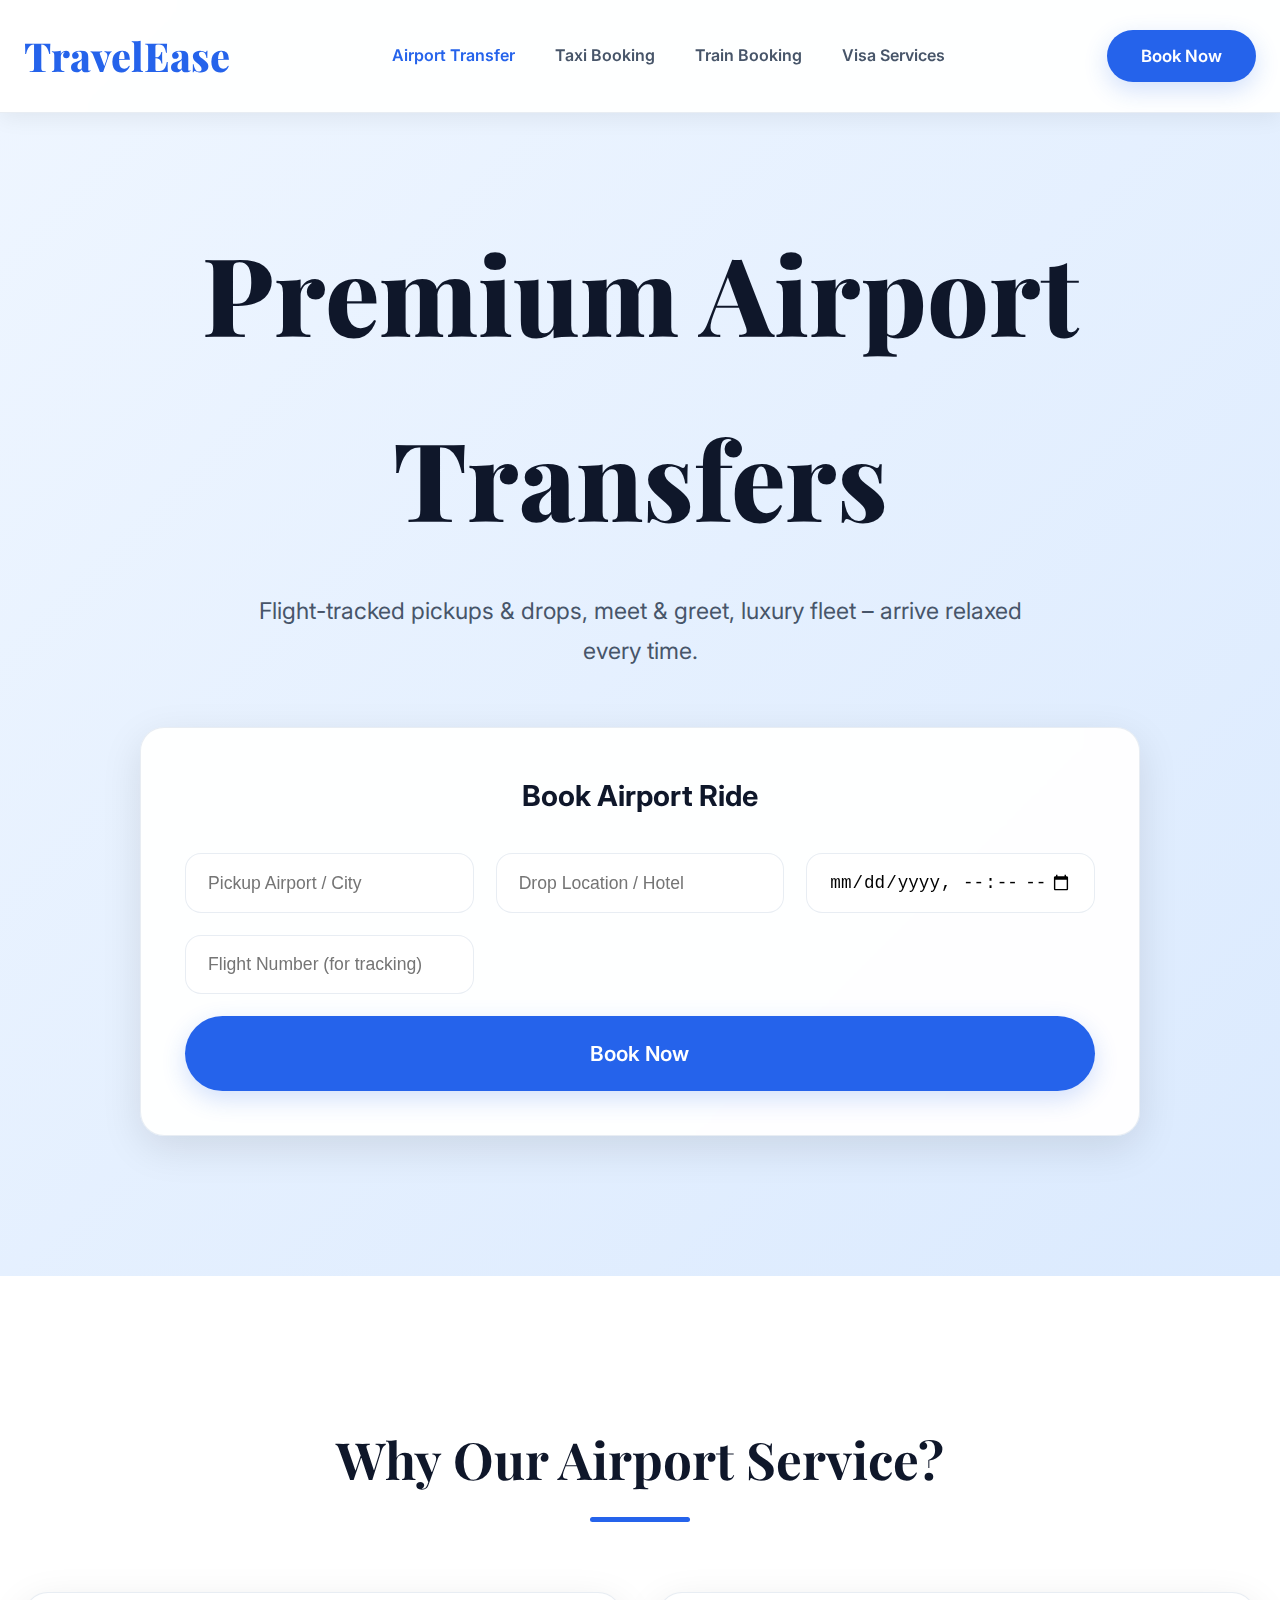
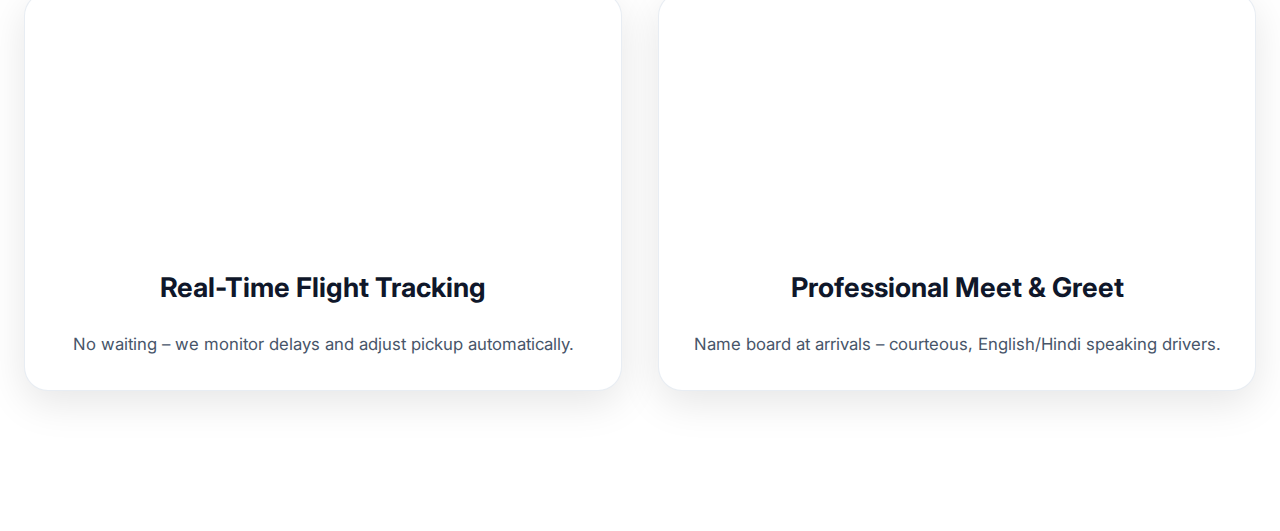
<file: airport-transfer.html>
<!DOCTYPE html>
<html lang="en">
<head>
  <meta charset="UTF-8" />
  <meta name="viewport" content="width=device-width, initial-scale=1.0"/>
  <title>Airport Transfer – TravelEase</title>
  <link rel="preconnect" href="https://fonts.googleapis.com">
  <link rel="preconnect" href="https://fonts.gstatic.com" crossorigin>
  <link href="https://fonts.googleapis.com/css2?family=Inter:wght@300;400;500;600;700&family=Playfair+Display:wght@600;700;800&display=swap" rel="stylesheet">
  <link rel="stylesheet" href="style.css">
</head>
<body>

  <header>
    <div class="container">
      <nav>
        <a href="index.html" class="logo">TravelEase</a>
        <ul class="nav-links">
          <li><a href="airport-transfer.html" class="active">Airport Transfer</a></li>
          <li><a href="taxi-booking.html">Taxi Booking</a></li>
          <li><a href="train-booking.html">Train Booking</a></li>
          <li><a href="visa-services.html">Visa Services</a></li>
        </ul>
        <a href="tel:+919914610704" class="btn btn-primary">Book Now</a>
      </nav>
    </div>
  </header>

  <section class="hero">
    <div class="container">
      <h1>Premium Airport Transfers</h1>
      <p>Flight-tracked pickups & drops, meet & greet, luxury fleet – arrive relaxed every time.</p>

      <div class="search-box">
        <h3 style="text-align:center; margin-bottom:2rem; font-size:1.8rem;">Book Airport Ride</h3>
        <div class="form-grid">
          <input type="text" placeholder="Pickup Airport / City">
          <input type="text" placeholder="Drop Location / Hotel">
          <input type="datetime-local" placeholder="Pickup Date & Time">
          <input type="text" placeholder="Flight Number (for tracking)">
          <a href="tel:+919914610704" class="btn btn-primary btn-search">Book Now</a>
        </div>
      </div>
    </div>
  </section>

  <section class="section">
    <div class="container">
      <h2 class="section-title">Why Our Airport Service?</h2>
      <div class="grid-4">
        <div class="card">
          <div class="card-img" style="background-image:url('https://csuxjmfbwmkxiegfpljm.supabase.co/storage/v1/object/public/blog-images/organization-1759/1762747186935_image_1762747186844.png');"></div>
          <div class="card-body">
            <h3>Real-Time Flight Tracking</h3>
            <p>No waiting – we monitor delays and adjust pickup automatically.</p>
          </div>
        </div>
        <!-- Add 3 more cards with different images from tool results or similar -->
        <div class="card">
          <div class="card-img" style="background-image:url('https://media.istockphoto.com/id/640127494/video/chauffeurs-with-welcome-signs-waiting-in-a-row-at-airport.jpg?s=640x640&k=20&c=EMENwcqYGN8r-gfX4bVewYI4h6GRKoodoXPwilOYwZM=');"></div>
          <div class="card-body">
            <h3>Professional Meet & Greet</h3>
            <p>Name board at arrivals – courteous, English/Hindi speaking drivers.</p>
          </div>
        </div>
        <!-- ... more cards ... -->
      </div>
    </div>
  </section>

  <!-- Add CTA banner and footer same as index.html -->

</body>
</html>
</file>
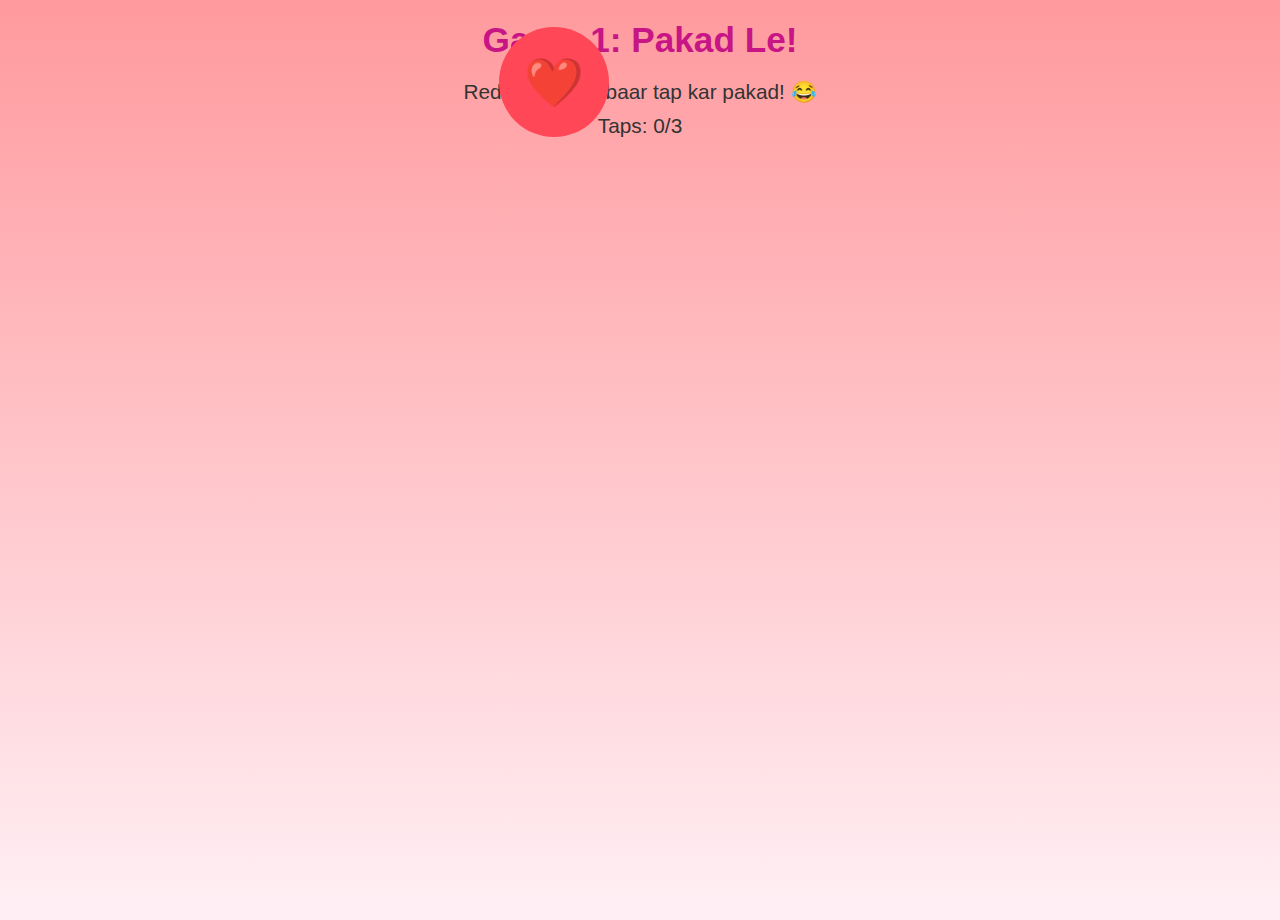
<file: game1.html>
<!DOCTYPE html>
<html lang="en">
<head>
    <meta charset="UTF-8">
    <meta name="viewport" content="width=device-width, initial-scale=1.0, maximum-scale=1.0, user-scalable=no">
    <title>Game 1: Pakad Le! 🌹</title>
    <style>
        body {
            margin: 0;
            padding: 0;
            height: 100vh;
            background: linear-gradient(to bottom, #ff9a9e, #fff0f5);
            font-family: Arial, sans-serif;
            overflow: hidden;
            color: #333;
            touch-action: manipulation;
            text-align: center;
        }
        h1 { color: #c71585; font-size: 2.2em; margin: 20px; }
        p { font-size: 1.3em; margin: 10px; }
        .game-btn {
            position: absolute;
            width: 110px;
            height: 110px;
            background: #ff4757;
            border: none;
            outline: none;
            border-radius: 50%;
            font-size: 3em;
            color: white;
            cursor: pointer;
            -webkit-tap-highlight-color: transparent;
            box-shadow: none;
        }
        .game-btn:active { transform: scale(0.9); }
    </style>
</head>
<body>
    <h1>Game 1: Pakad Le!</h1>
    <p>Red heart ko 3 baar tap kar pakad! 😂</p>
    <p>Taps: <span id="tapCount">0</span>/3</p>
    <button class="game-btn" id="shyBtn">❤️</button>
    <script>
        let tapCount = 0;
        const shyBtn = document.getElementById('shyBtn');
        function moveShy() {
            const maxX = window.innerWidth - 130;
            const maxY = window.innerHeight - 150;
            const x = Math.random() * maxX + 10;
            const y = Math.random() * maxY + 10;
            shyBtn.style.left = x + 'px';
            shyBtn.style.top = y + 'px';
        }
        function handleTap(e) {
            e.preventDefault();
            tapCount++;
            document.getElementById('tapCount').textContent = tapCount;
            if (tapCount >= 3) {
                alert("Game 1 jeet liya! Next game...");
                window.location.href = 'game2.html';
            } else {
                moveShy();
            }
        }
        shyBtn.addEventListener('click', handleTap);
        shyBtn.addEventListener('touchstart', handleTap);
        moveShy(); // Initial position
    </script>
</body>
</html>
</file>
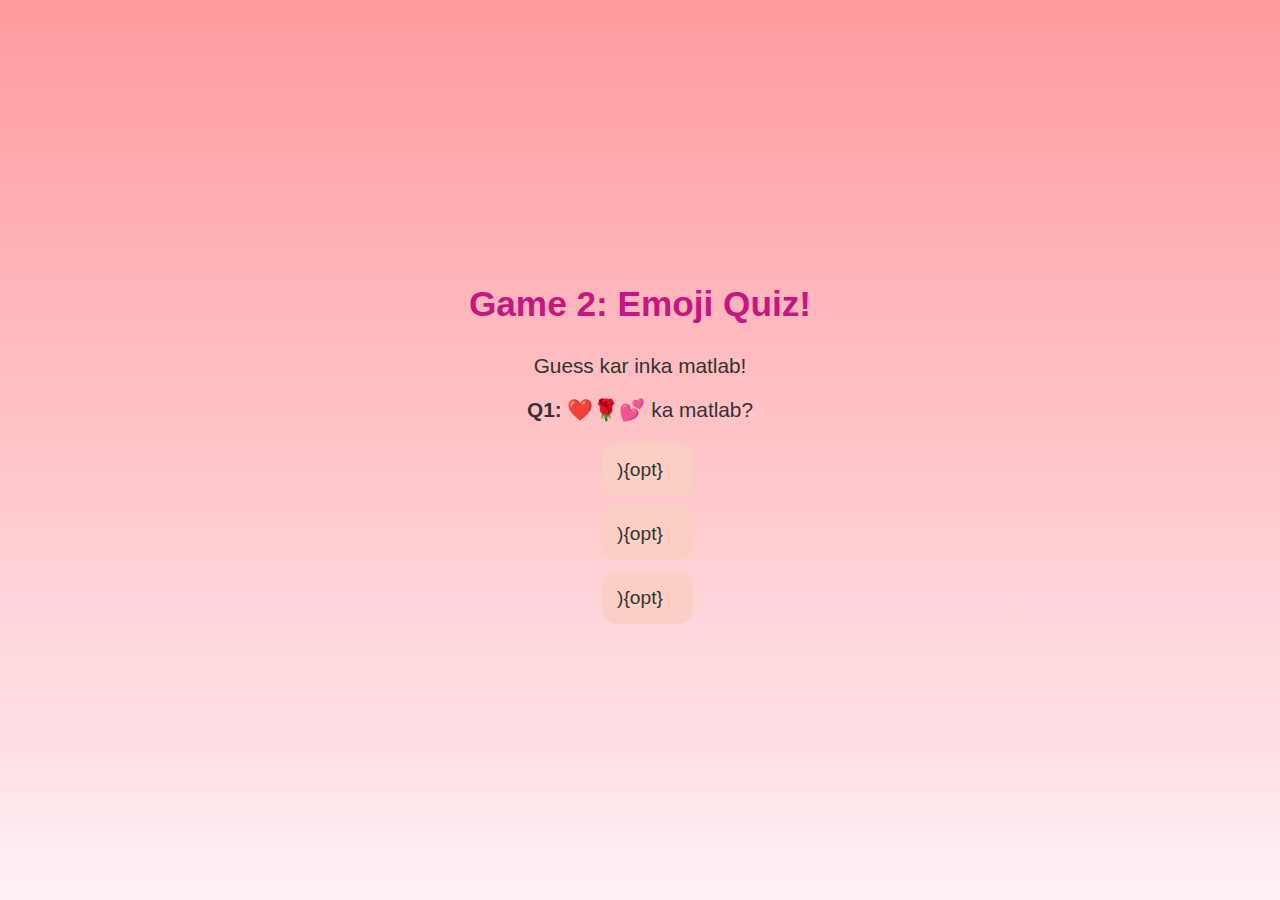
<file: game2.html>
<!DOCTYPE html>
<html lang="en">
<head>
    <meta charset="UTF-8">
    <meta name="viewport" content="width=device-width, initial-scale=1.0, maximum-scale=1.0, user-scalable=no">
    <title>Game 2: Emoji Quiz! 🌹</title>
    <style>
        body {
            margin: 0;
            padding: 0;
            height: 100vh;
            background: linear-gradient(to bottom, #ff9a9e, #fff0f5);
            font-family: Arial, sans-serif;
            display: flex;
            flex-direction: column;
            justify-content: center;
            align-items: center;
            color: #333;
            touch-action: manipulation;
        }
        h1 { color: #c71585; font-size: 2.2em; margin: 20px; }
        p { font-size: 1.3em; margin: 10px; }
        .quiz-option {
            background: #fad0c4;
            padding: 15px;
            margin: 12px 0;
            border-radius: 15px;
            font-size: 1.2em;
            width: 80%;
            cursor: pointer;
            -webkit-tap-highlight-color: transparent;
        }
        .quiz-option:active { background: #ff9a9e; }
        .quiz-option.correct { background: #90ee90 !important; }
        .quiz-option.wrong { background: #ffb6c1 !important; }
        button { padding: 15px 40px; font-size: 1.4em; background: #ff69b4; color: white; border: none; border-radius: 50px; cursor: pointer; margin: 20px; -webkit-tap-highlight-color: transparent; outline: none; }
        button:active { transform: scale(0.95); }
        .hidden { display: none; }
    </style>
</head>
<body>
    <h1>Game 2: Emoji Quiz!</h1>
    <p>Guess kar inka matlab!</p>
    <div id="quizQ"></div>
    <div id="quizOpts"></div>
    <button id="nextQ" class="hidden">Next ➡️</button>
    <script>
        const quizQuestions = [
            { q: "❤️🌹💕 ka matlab?", opts: ["Pizza 🍕", "Hamara pyaar 💖", "Shopping 🛍️"], correct: 1 },
            { q: "😘🚀🌟 tere liye?", opts: ["Rocket 🚀", "Tu meri star hai! ⭐", "Bye 😢"], correct: 1 }
        ];
        let quizIdx = 0;
        function loadQuiz() {
            const q = quizQuestions[quizIdx];
            document.getElementById('quizQ').innerHTML = `<p><strong>Q${quizIdx+1}:</strong> ${q.q}</p>`;
            document.getElementById('quizOpts').innerHTML = q.opts.map((opt, i) => 
                `<div class="quiz-option" data-idx="\( {i}"> \){opt}</div>`
            ).join('');
            document.getElementById('nextQ').classList.add('hidden');
            document.querySelectorAll('.quiz-option').forEach(opt => {
                opt.addEventListener('click', handleQuizTap);
                opt.addEventListener('touchstart', handleQuizTap);
            });
        }
        function handleQuizTap(e) {
            e.preventDefault();
            const idx = parseInt(e.currentTarget.dataset.idx);
            const q = quizQuestions[quizIdx];
            document.querySelectorAll('.quiz-option').forEach((o, i) => {
                if (i === q.correct) o.classList.add('correct');
                if (i === idx && idx !== q.correct) o.classList.add('wrong');
            });
            document.getElementById('nextQ').classList.remove('hidden');
        }
        document.getElementById('nextQ').addEventListener('click', () => {
            quizIdx++;
            if (quizIdx < quizQuestions.length) {
                loadQuiz();
            } else {
                alert("Quiz complete! Last game...");
                window.location.href = 'game3.html';
            }
        });
        document.getElementById('nextQ').addEventListener('touchstart', e => { e.preventDefault(); });
        loadQuiz(); // Start quiz
    </script>
</body>
</html>
</file>
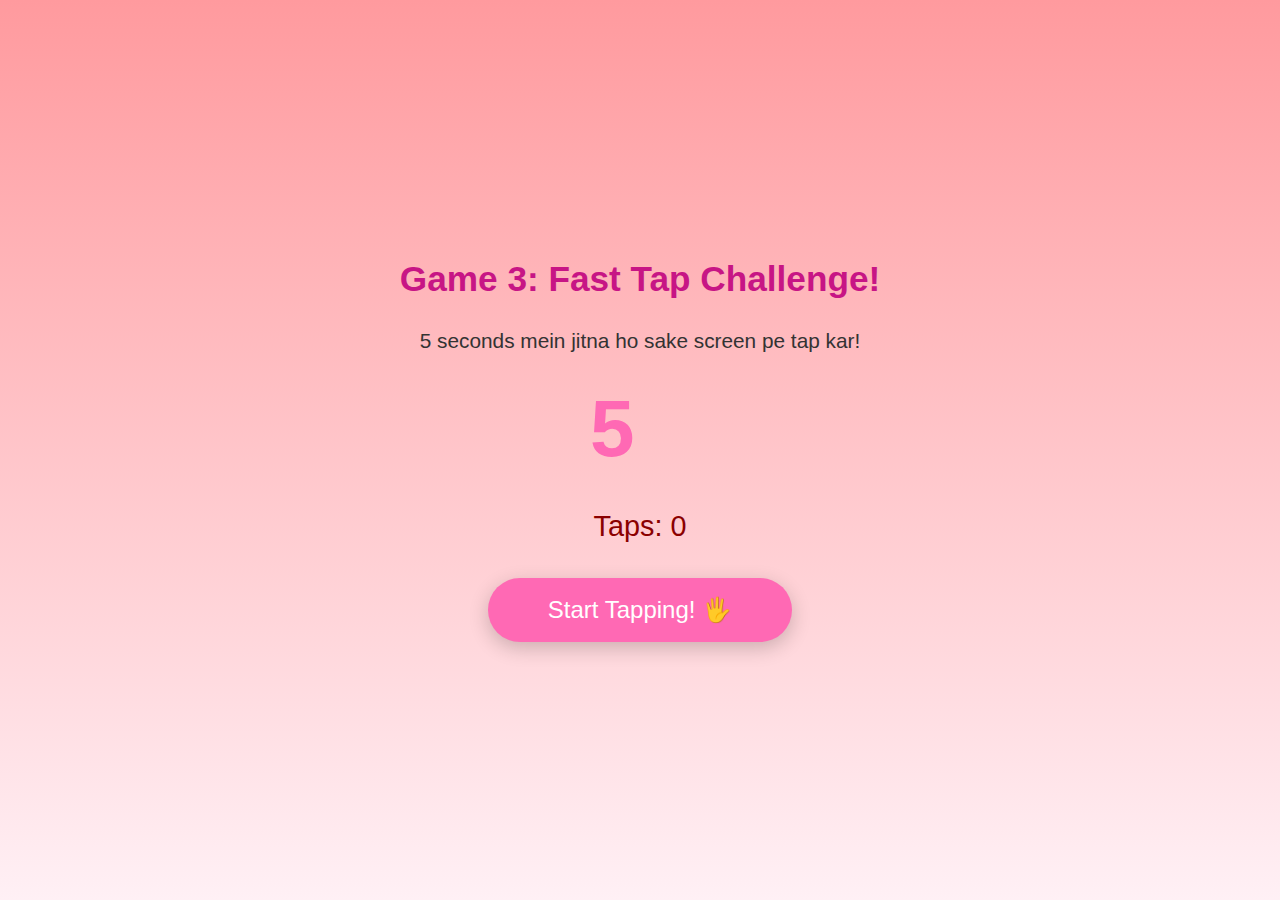
<file: game3.html>
<!DOCTYPE html>
<html lang="en">
<head>
    <meta charset="UTF-8">
    <meta name="viewport" content="width=device-width, initial-scale=1.0, maximum-scale=1.0, user-scalable=no">
    <title>Game 3: Fast Tap! 🌹</title>
    <style>
        body {
            margin: 0;
            padding: 0;
            height: 100vh;
            background: linear-gradient(to bottom, #ff9a9e, #fff0f5);
            font-family: Arial, sans-serif;
            display: flex;
            flex-direction: column;
            justify-content: center;
            align-items: center;
            color: #333;
            touch-action: manipulation;
            user-select: none; /* Prevent text selection on tap */
        }
        h1 { color: #c71585; font-size: 2.2em; margin: 20px 0; }
        p { font-size: 1.3em; margin: 10px 0; }
        .timer { 
            font-size: 5em; 
            font-weight: bold; 
            color: #ff69b4; 
            margin: 20px 0; 
            min-width: 100px;
        }
        .score { font-size: 1.8em; color: #8b0000; margin: 15px 0; }
        button {
            padding: 18px 60px;
            font-size: 1.5em;
            background: #ff69b4;
            color: white;
            border: none;
            border-radius: 50px;
            cursor: pointer;
            margin: 20px;
            box-shadow: 0 6px 20px rgba(0,0,0,0.2);
            -webkit-tap-highlight-color: transparent;
        }
        button:active { transform: scale(0.95); }
        .hidden { display: none; }
    </style>
</head>
<body>
    <h1>Game 3: Fast Tap Challenge!</h1>
    <p>5 seconds mein jitna ho sake screen pe tap kar!</p>
    <div class="timer" id="timer">5</div>
    <p class="score">Taps: <span id="frenzyCount">0</span></p>
    <button id="startBtn">Start Tapping! 🖐️</button>

    <script>
        let frenzyTaps = 0;
        let frenzyTime = 5;
        let intervalId = null;
        const timerDisplay = document.getElementById('timer');
        const countDisplay = document.getElementById('frenzyCount');
        const startBtn = document.getElementById('startBtn');

        function updateDisplays() {
            timerDisplay.textContent = frenzyTime;
            countDisplay.textContent = frenzyTaps;
        }

        function startGame() {
            if (intervalId) return; // Prevent multiple timers

            frenzyTaps = 0;
            frenzyTime = 5;
            updateDisplays();
            startBtn.classList.add('hidden');

            // Add tap listeners on whole body
            document.body.addEventListener('click', countTap);
            document.body.addEventListener('touchstart', countTap, { passive: false });

            // Start countdown
            intervalId = setInterval(() => {
                frenzyTime--;
                updateDisplays();

                if (frenzyTime <= 0) {
                    clearInterval(intervalId);
                    intervalId = null;
                    document.body.removeEventListener('click', countTap);
                    document.body.removeEventListener('touchstart', countTap);
                    alert(`Time's up! You got ${frenzyTaps} taps! 🔥`);
                    window.location.href = 'wish.html'; // Redirect to final wish
                }
            }, 1000);
        }

        function countTap(e) {
            e.preventDefault(); // Prevent scrolling/zoom on mobile
            frenzyTaps++;
            updateDisplays();
        }

        // Start button listeners
        startBtn.addEventListener('click', startGame);
        startBtn.addEventListener('touchstart', (e) => {
            e.preventDefault();
            startGame();
        });
    </script>
</body>
</html>
</file>
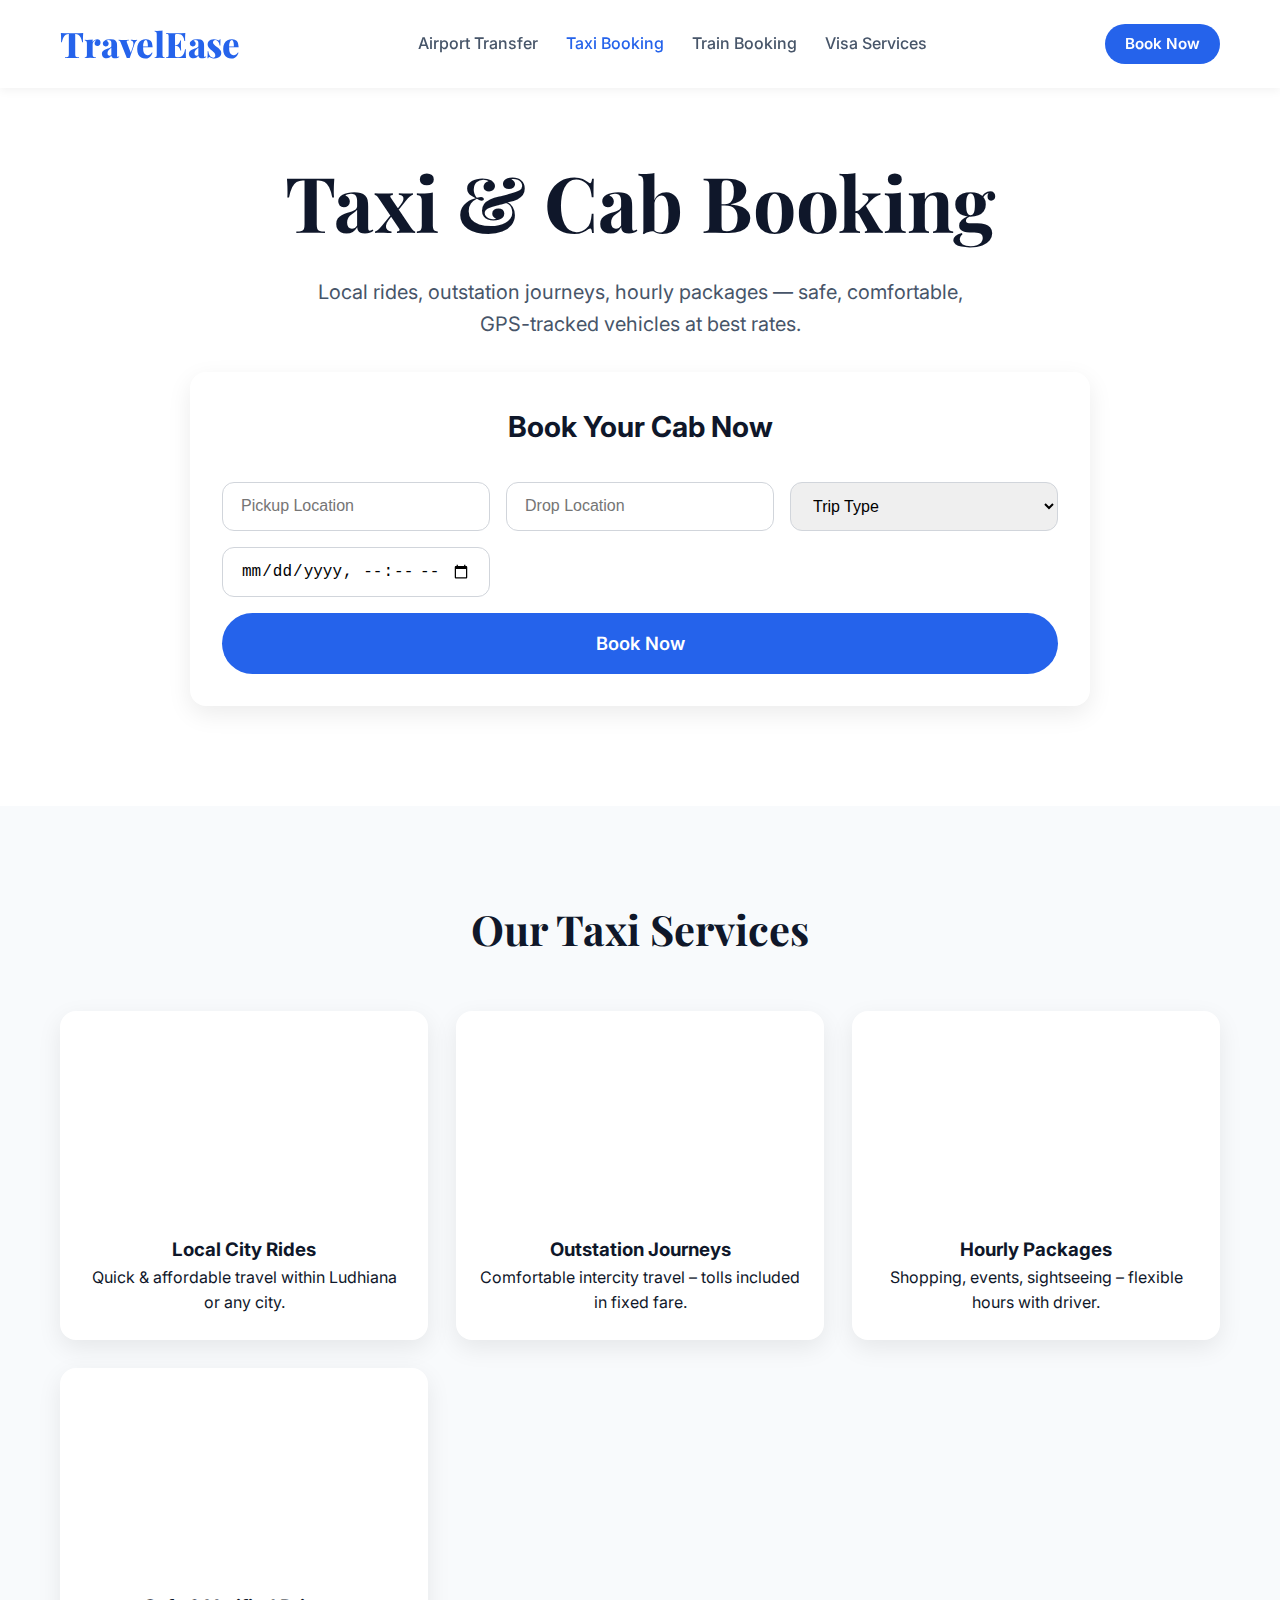
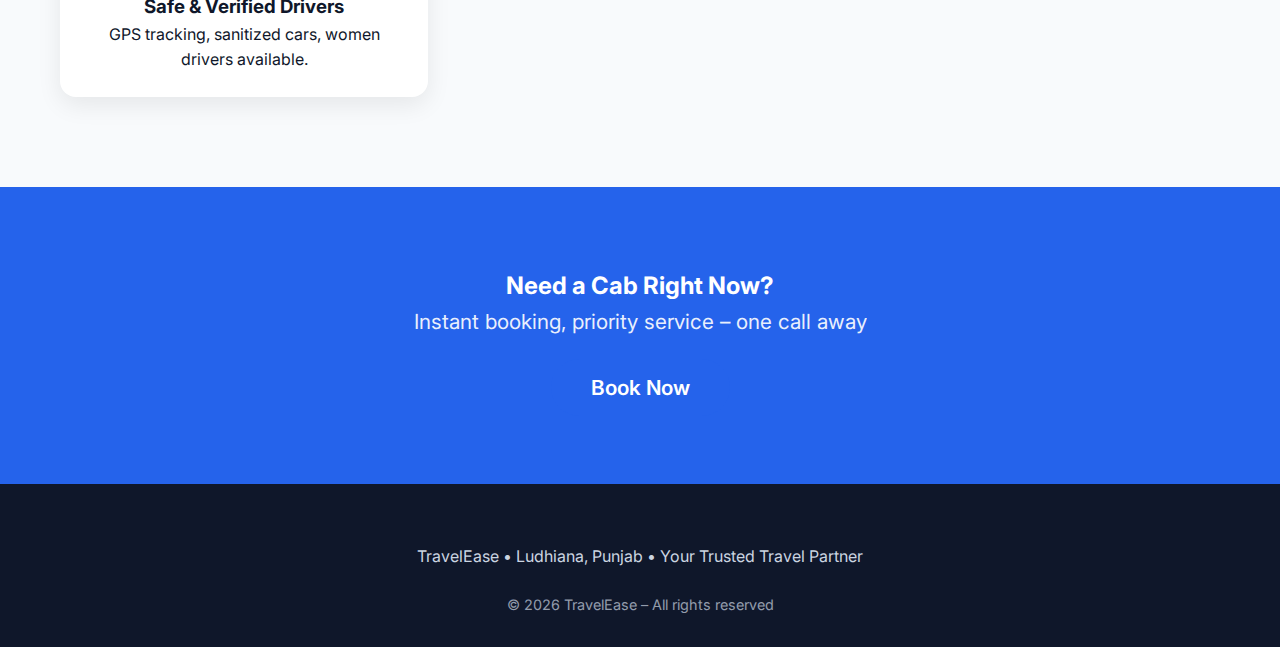
<file: taxi-booking.html>
<!DOCTYPE html>
<html lang="en">
<head>
  <meta charset="UTF-8" />
  <meta name="viewport" content="width=device-width, initial-scale=1.0"/>
  <title>Taxi Booking – TravelEase</title>
  <link rel="preconnect" href="https://fonts.googleapis.com">
  <link rel="preconnect" href="https://fonts.gstatic.com" crossorigin>
  <link href="https://fonts.googleapis.com/css2?family=Inter:wght@300;400;500;600;700&family=Playfair+Display:wght@600;700;800&display=swap" rel="stylesheet">
  <style>
    :root {
      --primary: #2563eb;
      --primary-dark: #1d4ed8;
      --text: #0f172a;
      --muted: #475569;
      --light: #f8fafc;
      --shadow: 0 8px 25px rgba(0,0,0,0.08);
      --radius: 16px;
    }
    * { margin:0; padding:0; box-sizing:border-box; }
    body { font-family:'Inter',sans-serif; color:var(--text); background:#fff; line-height:1.6; }
    .container { max-width:1200px; margin:0 auto; padding:0 20px; }
    header { position:fixed; top:0; left:0; right:0; background:white; box-shadow:0 2px 10px rgba(0,0,0,0.06); z-index:1000; }
    nav { display:flex; justify-content:space-between; align-items:center; padding:16px 0; }
    .logo { font-family:'Playfair Display',serif; font-size:2.2rem; font-weight:800; color:var(--primary); text-decoration:none; }
    .nav-links { display:flex; gap:28px; list-style:none; }
    .nav-links a { color:var(--muted); text-decoration:none; font-weight:500; transition:color 0.3s; }
    .nav-links a:hover, .nav-links a.active { color:var(--primary); }
    .btn { padding:8px 20px; border-radius:50px; font-weight:600; text-decoration:none; font-size:0.95rem; transition:all 0.3s; }
    .btn-primary { background:var(--primary); color:white; }
    .btn-primary:hover { background:var(--primary-dark); transform:translateY(-2px); }
    .hero { padding:140px 0 100px; text-align:center; background:linear-gradient(rgba(255,255,255,0.9),rgba(255,255,255,0.9)), url('https://images.pexels.com/photos/1545743/pexels-photo-1545743.jpeg?auto=compress&cs=tinysrgb&w=1260&h=750&dpr=1') center/cover no-repeat; }
    .hero h1 { font-family:'Playfair Display',serif; font-size:clamp(2.5rem,7vw,4.8rem); margin-bottom:0.8rem; }
    .hero p { font-size:1.25rem; max-width:680px; margin:0 auto 2rem; color:var(--muted); }
    .search-box { background:white; border-radius:16px; padding:32px; box-shadow:var(--shadow); max-width:900px; margin:0 auto; }
    .form-grid { display:grid; grid-template-columns:repeat(auto-fit,minmax(240px,1fr)); gap:16px; }
    input, select { padding:14px 18px; border:1px solid #d1d5db; border-radius:12px; font-size:1rem; }
    .btn-search { grid-column:1/-1; padding:16px; font-size:1.15rem; }
    .section { padding:90px 0; background:var(--light); }
    .section-title { text-align:center; font-family:'Playfair Display',serif; font-size:2.6rem; margin-bottom:3rem; }
    .grid-4 { display:grid; grid-template-columns:repeat(auto-fit,minmax(280px,1fr)); gap:28px; }
    .card { background:white; border-radius:16px; overflow:hidden; box-shadow:var(--shadow); transition:transform 0.4s; }
    .card:hover { transform:translateY(-10px); }
    .card-img { height:200px; background-size:cover; background-position:center; }
    .card-body { padding:24px; text-align:center; }
    .cta-banner { background:var(--primary); color:white; text-align:center; padding:80px 20px; }
    footer { background:#0f172a; color:#cbd5e1; padding:60px 0 30px; text-align:center; }
    @media (max-width:768px) { .nav-links { display:none; } .hero { padding:110px 0 80px; } }
  </style>
</head>
<body>

<header>
  <div class="container">
    <nav>
      <a href="index.html" class="logo">TravelEase</a>
      <ul class="nav-links">
        <li><a href="airport-transfer.html">Airport Transfer</a></li>
        <li><a href="taxi-booking.html" class="active">Taxi Booking</a></li>
        <li><a href="train-booking.html">Train Booking</a></li>
        <li><a href="visa-services.html">Visa Services</a></li>
      </ul>
      <a href="tel:+919914610704" class="btn btn-primary">Book Now</a>
    </nav>
  </div>
</header>

<section class="hero">
  <div class="container">
    <h1>Taxi & Cab Booking</h1>
    <p>Local rides, outstation journeys, hourly packages — safe, comfortable, GPS-tracked vehicles at best rates.</p>

    <div class="search-box">
      <h3 style="text-align:center; margin-bottom:2rem; font-size:1.8rem;">Book Your Cab Now</h3>
      <div class="form-grid">
        <input type="text" placeholder="Pickup Location">
        <input type="text" placeholder="Drop Location">
        <select>
          <option selected disabled>Trip Type</option>
          <option>Local Ride (within city)</option>
          <option>Outstation Trip</option>
          <option>Hourly Package</option>
          <option>Airport Transfer</option>
        </select>
        <input type="datetime-local" placeholder="Pickup Date & Time">
        <a href="tel:+919914610704" class="btn btn-primary btn-search">Book Now</a>
      </div>
    </div>
  </div>
</section>

<section class="section">
  <div class="container">
    <h2 class="section-title">Our Taxi Services</h2>
    <div class="grid-4">
      <div class="card">
        <div class="card-img" style="background-image:url('https://images.pexels.com/photos/1545743/pexels-photo-1545743.jpeg?auto=compress&cs=tinysrgb&w=1260&h=750&dpr=1');"></div>
        <div class="card-body">
          <h3>Local City Rides</h3>
          <p>Quick & affordable travel within Ludhiana or any city.</p>
        </div>
      </div>
      <div class="card">
        <div class="card-img" style="background-image:url('https://images.pexels.com/photos/3760067/pexels-photo-3760067.jpeg?auto=compress&cs=tinysrgb&w=1260&h=750&dpr=1');"></div>
        <div class="card-body">
          <h3>Outstation Journeys</h3>
          <p>Comfortable intercity travel – tolls included in fixed fare.</p>
        </div>
      </div>
      <div class="card">
        <div class="card-img" style="background-image:url('https://images.pexels.com/photos/3769981/pexels-photo-3769981.jpeg?auto=compress&cs=tinysrgb&w=1260&h=750&dpr=1');"></div>
        <div class="card-body">
          <h3>Hourly Packages</h3>
          <p>Shopping, events, sightseeing – flexible hours with driver.</p>
        </div>
      </div>
      <div class="card">
        <div class="card-img" style="background-image:url('https://images.pexels.com/photos/1486222/pexels-photo-1486222.jpeg?auto=compress&cs=tinysrgb&w=1260&h=750&dpr=1');"></div>
        <div class="card-body">
          <h3>Safe & Verified Drivers</h3>
          <p>GPS tracking, sanitized cars, women drivers available.</p>
        </div>
      </div>
    </div>
  </div>
</section>

<section class="cta-banner">
  <div class="container">
    <h2>Need a Cab Right Now?</h2>
    <p style="font-size:1.3rem; max-width:700px; margin:0 auto 2rem; opacity:0.9;">
      Instant booking, priority service – one call away
    </p>
    <a href="tel:+919914610704" class="btn btn-primary" style="font-size:1.3rem; padding:16px 40px;">
      Book Now
    </a>
  </div>
</section>

<footer>
  <div class="container">
    <p>TravelEase • Ludhiana, Punjab • Your Trusted Travel Partner</p>
    <p style="margin-top:1.5rem; font-size:0.9rem; opacity:0.7;">
      © 2026 TravelEase – All rights reserved
    </p>
  </div>
</footer>

</body>
</html>
</file>
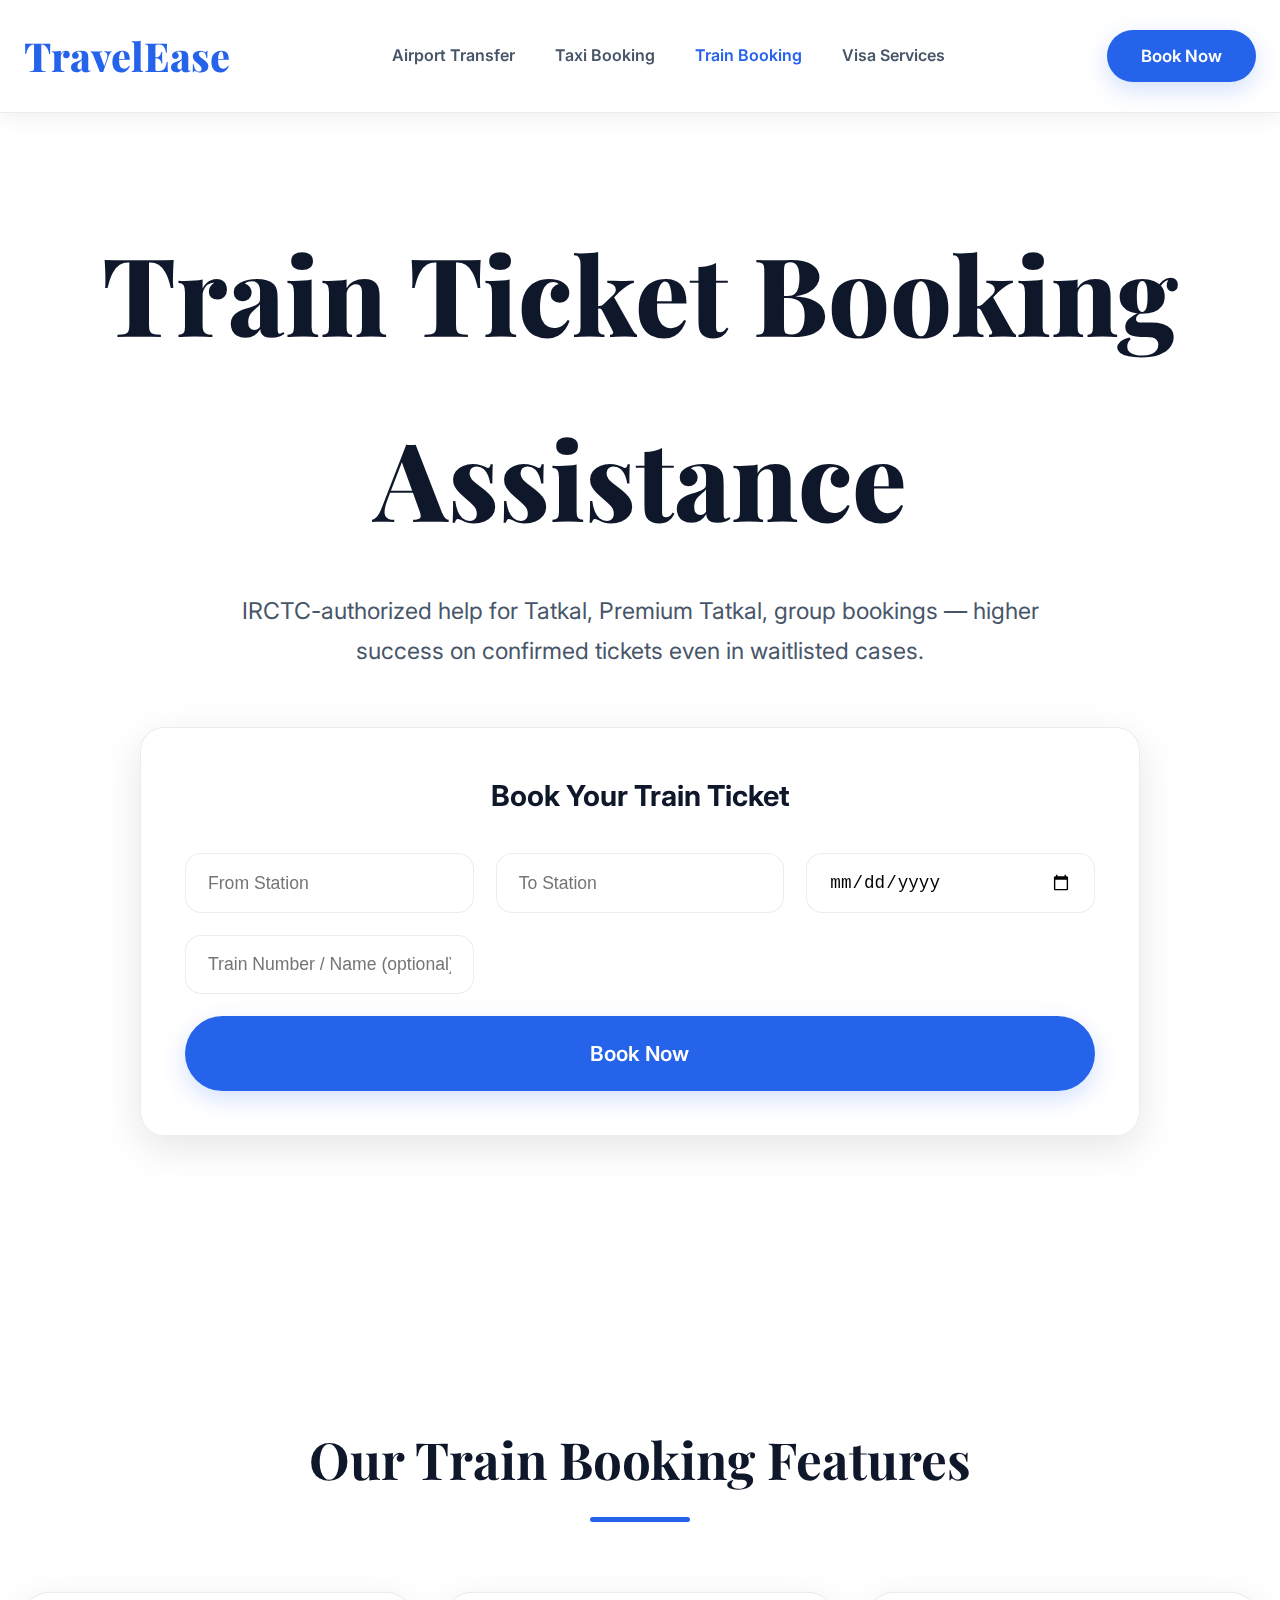
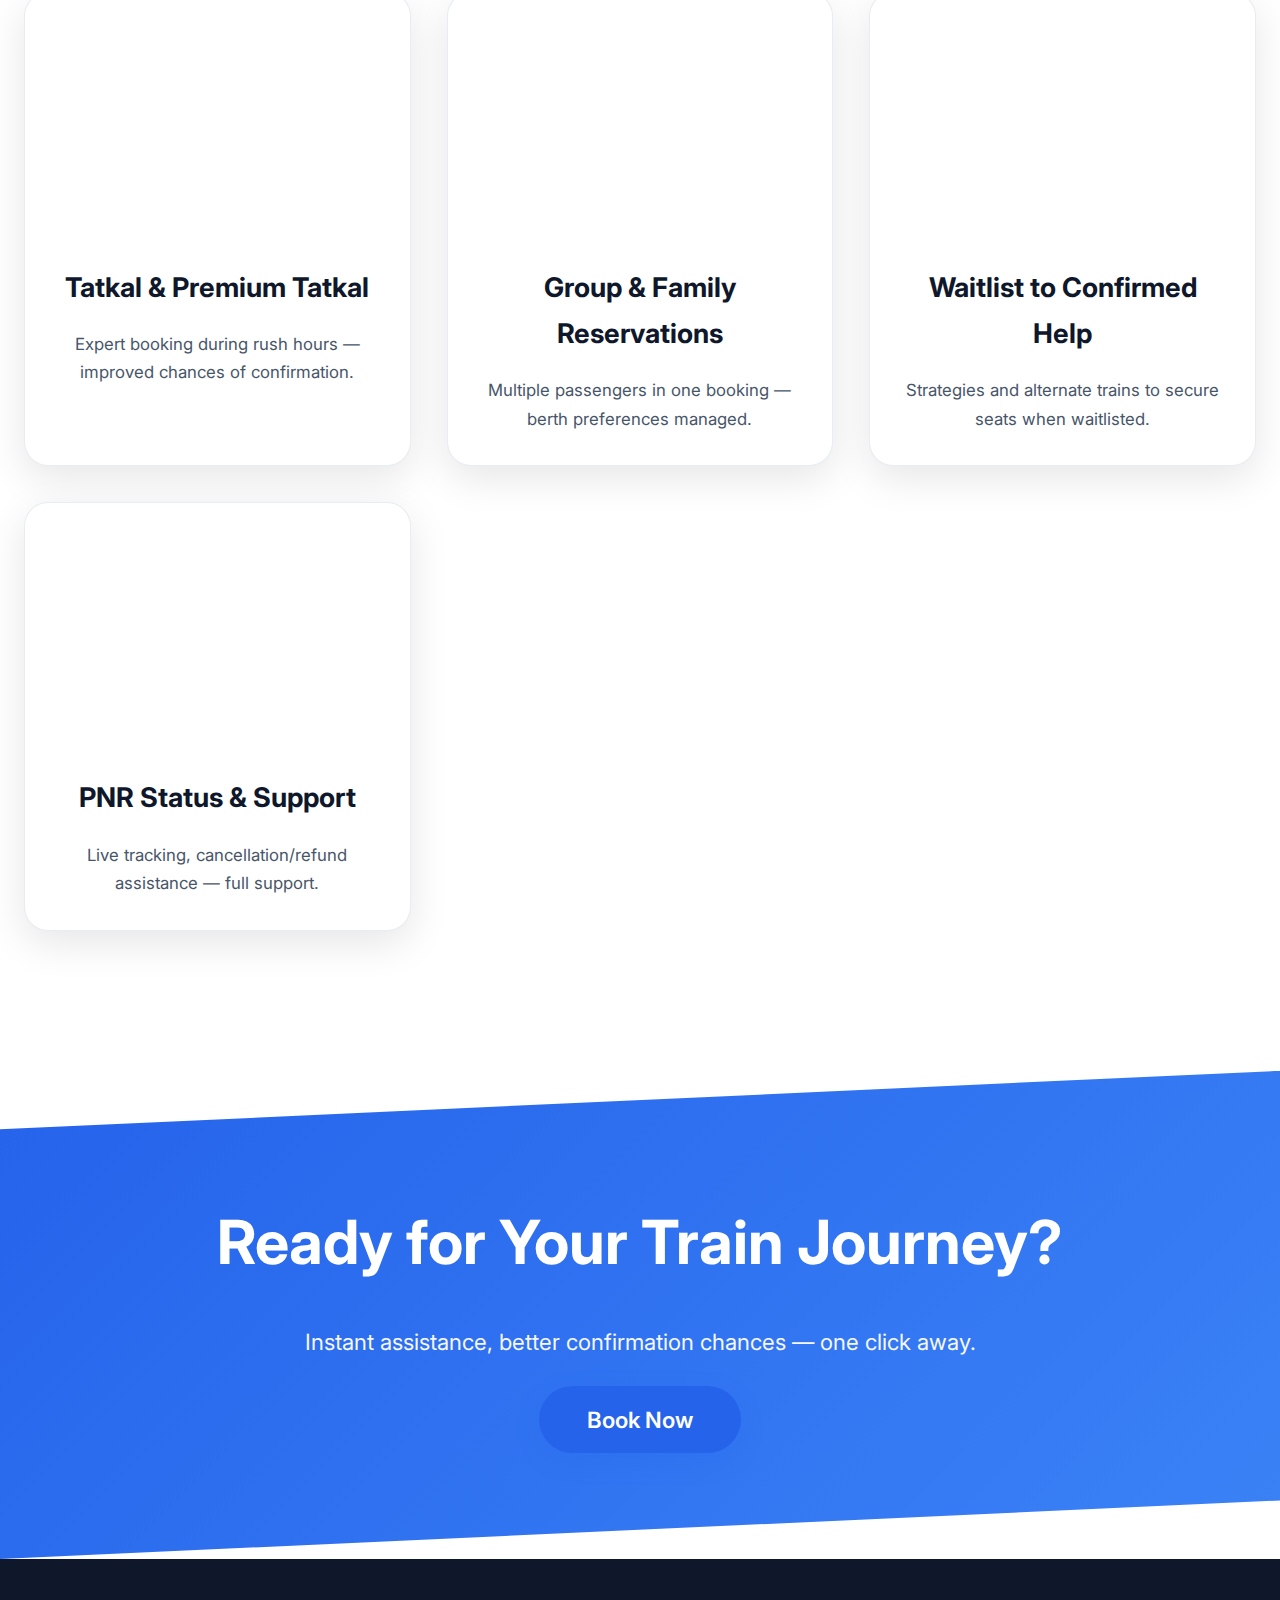
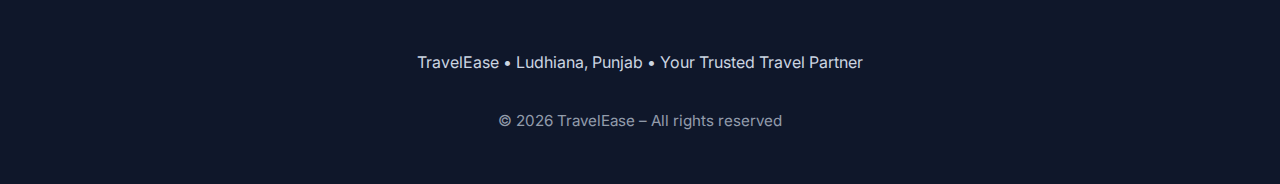
<file: train-booking.html>
<!DOCTYPE html>
<html lang="en">
<head>
  <meta charset="UTF-8" />
  <meta name="viewport" content="width=device-width, initial-scale=1.0"/>
  <title>Train Booking – TravelEase</title>
  <link rel="preconnect" href="https://fonts.googleapis.com">
  <link rel="preconnect" href="https://fonts.gstatic.com" crossorigin>
  <link href="https://fonts.googleapis.com/css2?family=Inter:wght@300;400;500;600;700&family=Playfair+Display:wght@600;700;800&display=swap" rel="stylesheet">
  <link rel="stylesheet" href="style.css">
</head>
<body>

  <header>
    <div class="container">
      <nav>
        <a href="index.html" class="logo">TravelEase</a>
        <ul class="nav-links">
          <li><a href="airport-transfer.html">Airport Transfer</a></li>
          <li><a href="taxi-booking.html">Taxi Booking</a></li>
          <li><a href="train-booking.html" class="active">Train Booking</a></li>
          <li><a href="visa-services.html">Visa Services</a></li>
        </ul>
        <a href="tel:+919914610704" class="btn btn-primary">Book Now</a>
      </nav>
    </div>
  </header>

  <section class="hero" style="background: var(--gradient-hero) url('https://images.unsplash.com/photo-1511895243666-8e7e9e6b3e9e?ixlib=rb-4.0.3&auto=format&fit=crop&w=1600&q=80') center/cover no-repeat; background-blend-mode: overlay; background-color: rgba(255,255,255,0.85);">
    <div class="container">
      <h1>Train Ticket Booking Assistance</h1>
      <p>IRCTC-authorized help for Tatkal, Premium Tatkal, group bookings — higher success on confirmed tickets even in waitlisted cases.</p>

      <div class="search-box">
        <h3 style="text-align:center; margin-bottom:2rem; font-size:1.8rem;">Book Your Train Ticket</h3>
        <div class="form-grid">
          <input type="text" placeholder="From Station">
          <input type="text" placeholder="To Station">
          <input type="date" placeholder="Journey Date">
          <input type="text" placeholder="Train Number / Name (optional)">
          <a href="tel:+919914610704" class="btn btn-primary btn-search">Book Now</a>
        </div>
      </div>
    </div>
  </section>

  <section class="section">
    <div class="container">
      <h2 class="section-title">Our Train Booking Features</h2>
      <div class="grid-4">
        <div class="card">
          <div class="card-img" style="background-image:url('https://images.unsplash.com/photo-1511895243666-8e7e9e6b3e9e?ixlib=rb-4.0.3&auto=format&fit=crop&w=800&q=80');"></div>
          <div class="card-body">
            <h3>Tatkal & Premium Tatkal</h3>
            <p>Expert booking during rush hours — improved chances of confirmation.</p>
          </div>
        </div>
        <div class="card">
          <div class="card-img" style="background-image:url('https://images.unsplash.com/photo-1564507592333-c3f5c502a16a?ixlib=rb-4.0.3&auto=format&fit=crop&w=800&q=80');"></div>
          <div class="card-body">
            <h3>Group & Family Reservations</h3>
            <p>Multiple passengers in one booking — berth preferences managed.</p>
          </div>
        </div>
        <div class="card">
          <div class="card-img" style="background-image:url('https://images.unsplash.com/photo-1511895243666-8e7e9e6b3e9e?ixlib=rb-4.0.3&auto=format&fit=crop&w=800&q=80');"></div>
          <div class="card-body">
            <h3>Waitlist to Confirmed Help</h3>
            <p>Strategies and alternate trains to secure seats when waitlisted.</p>
          </div>
        </div>
        <div class="card">
          <div class="card-img" style="background-image:url('https://images.unsplash.com/photo-1560264280-88b68371db39?ixlib=rb-4.0.3&auto=format&fit=crop&w=800&q=80');"></div>
          <div class="card-body">
            <h3>PNR Status & Support</h3>
            <p>Live tracking, cancellation/refund assistance — full support.</p>
          </div>
        </div>
      </div>
    </div>
  </section>

  <section class="cta-banner">
    <div class="container">
      <h2>Ready for Your Train Journey?</h2>
      <p style="font-size:1.4rem; max-width:720px; margin:0 auto 2.5rem; opacity:0.95;">
        Instant assistance, better confirmation chances — one click away.
      </p>
      <a href="tel:+919914610704" class="btn btn-primary" style="font-size:1.4rem; padding:20px 48px;">
        Book Now
      </a>
    </div>
  </section>

  <footer>
    <div class="container">
      <p>TravelEase • Ludhiana, Punjab • Your Trusted Travel Partner</p>
      <p style="margin-top:2rem; font-size:0.95rem; opacity:0.7;">
        © 2026 TravelEase – All rights reserved
      </p>
    </div>
  </footer>

</body>
</html>
</file>
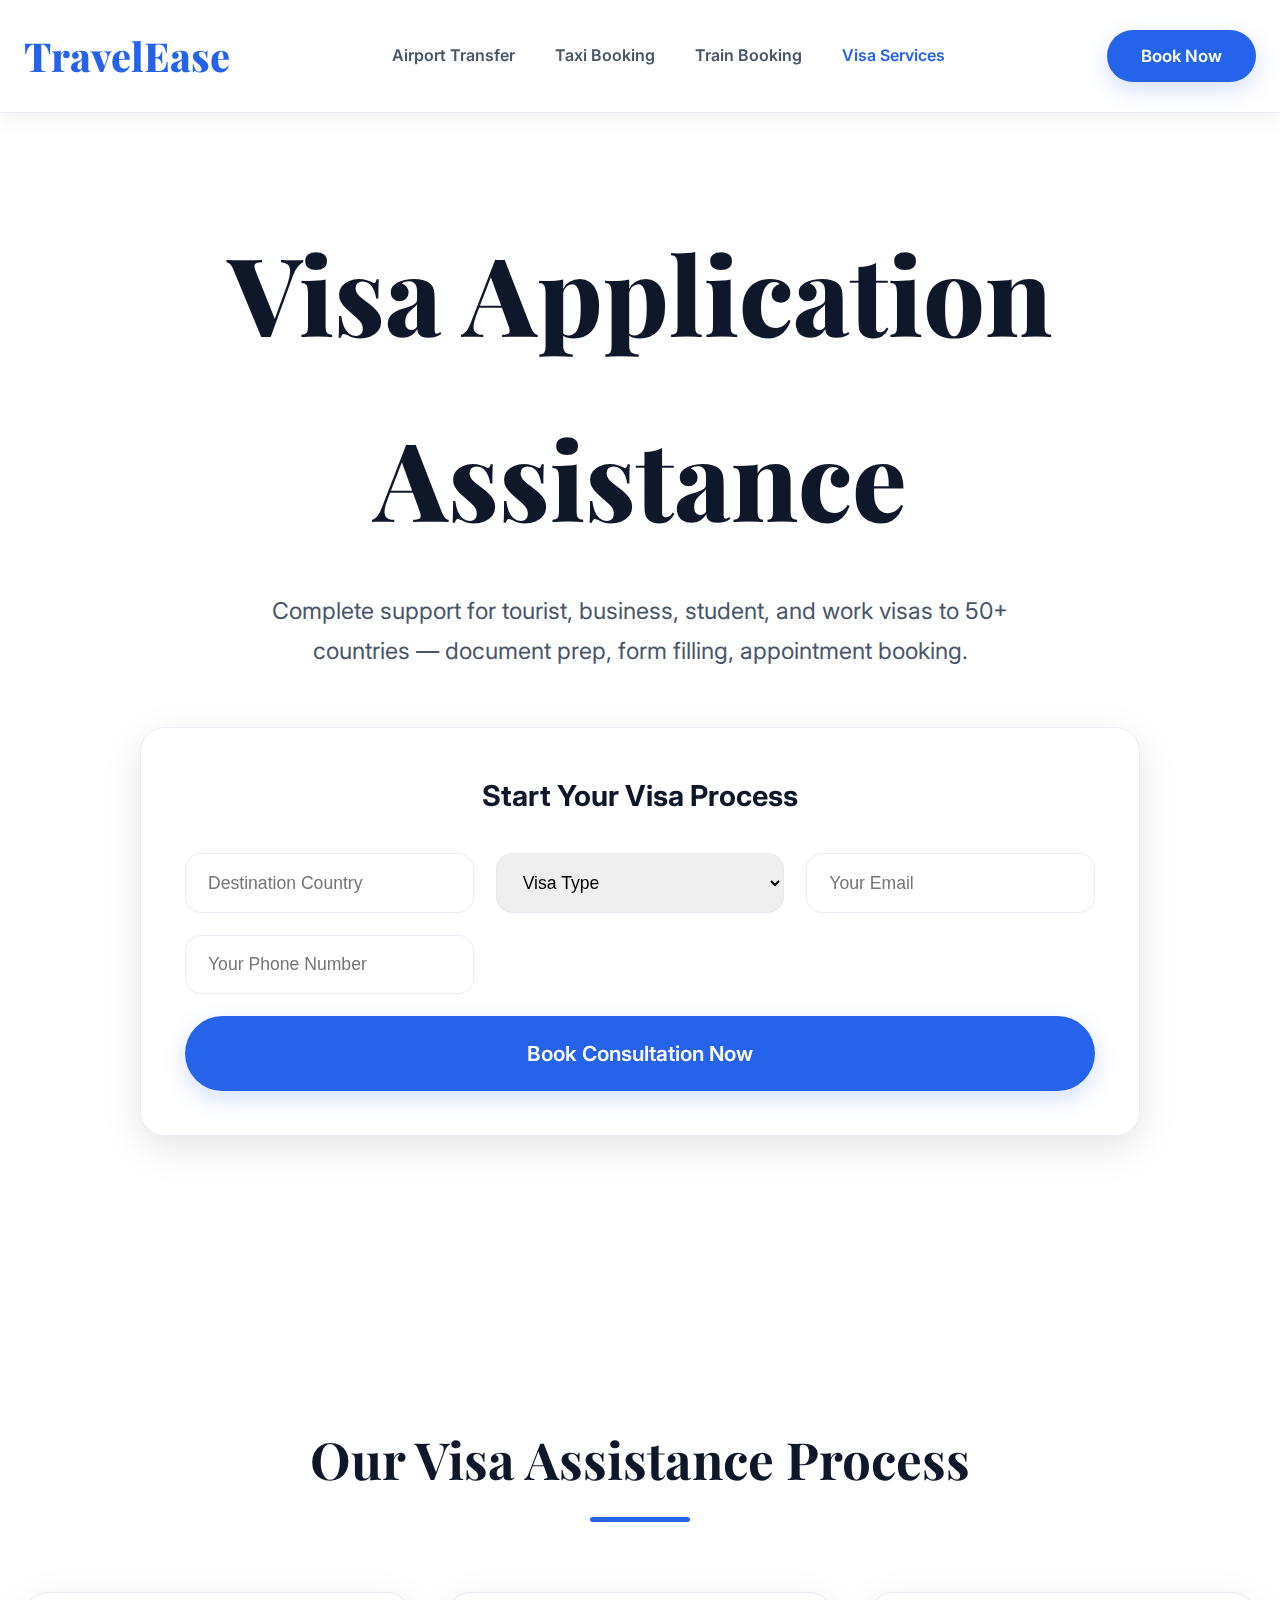
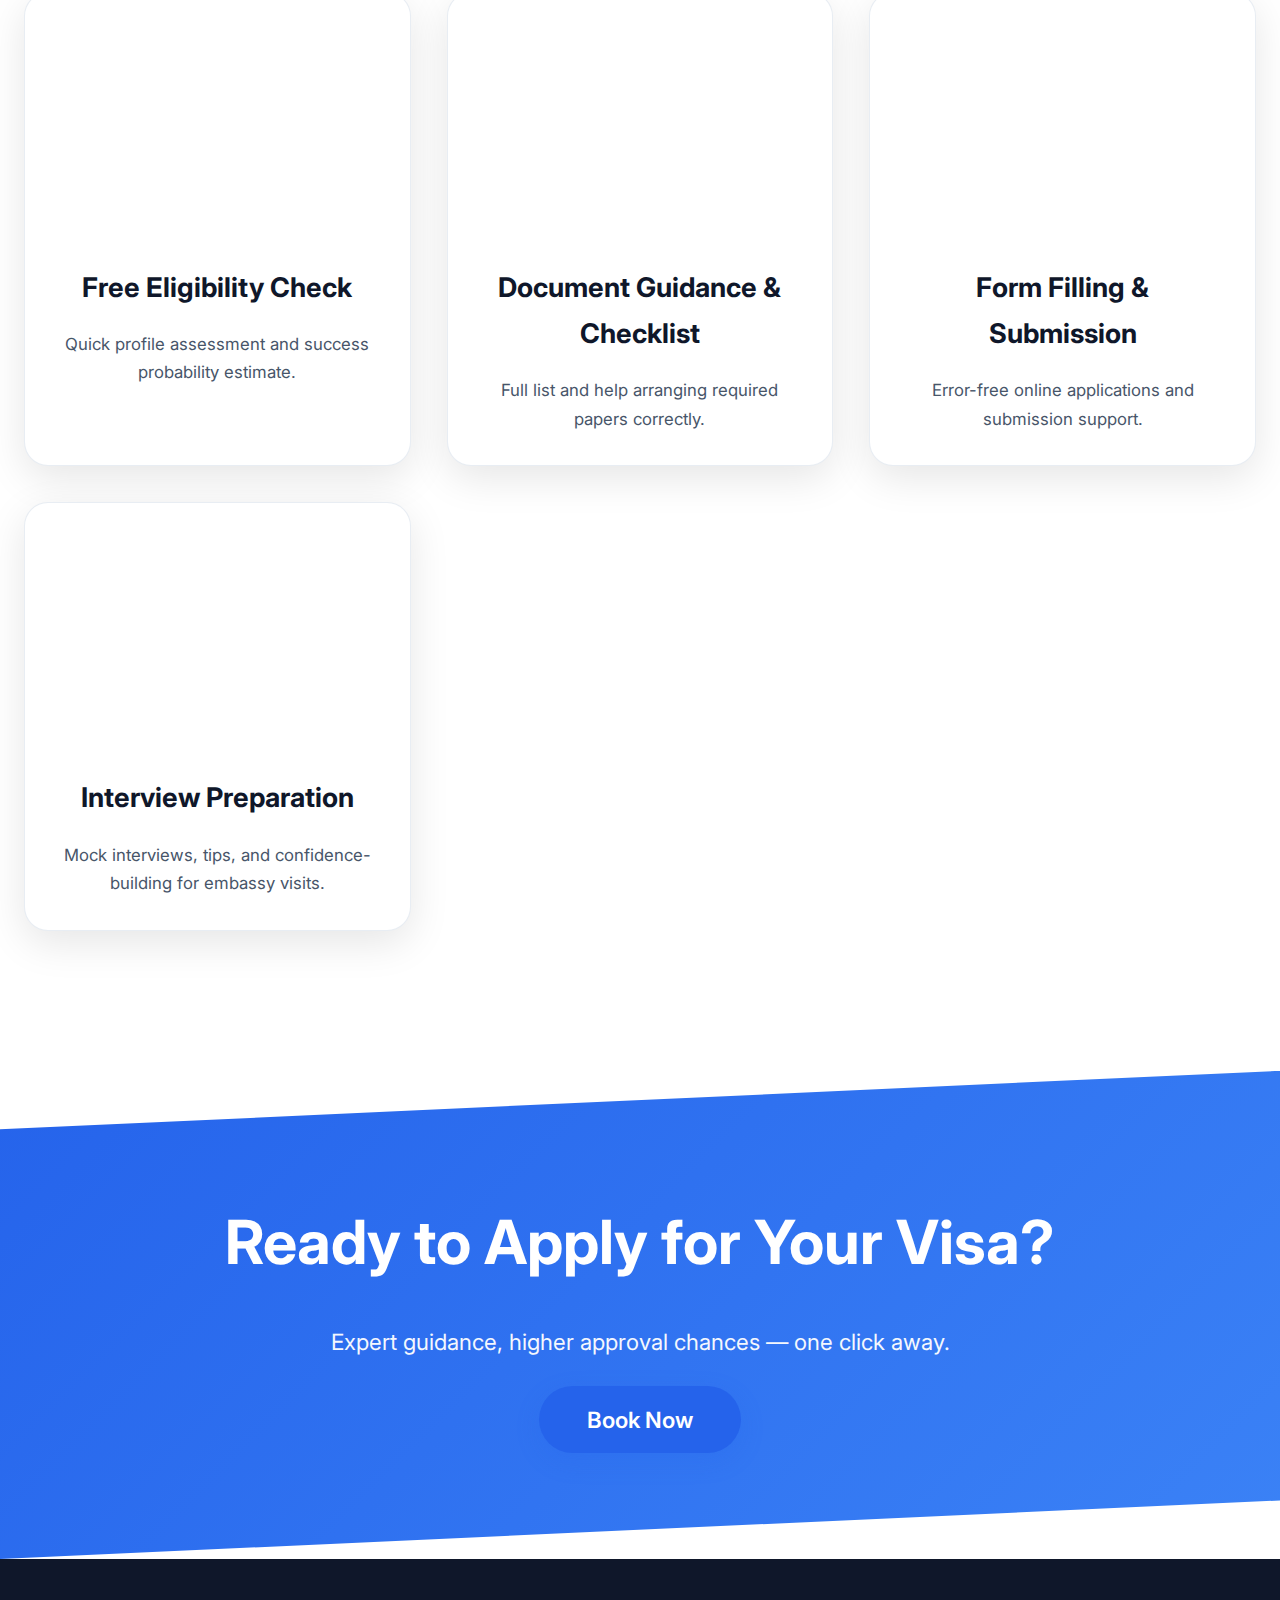
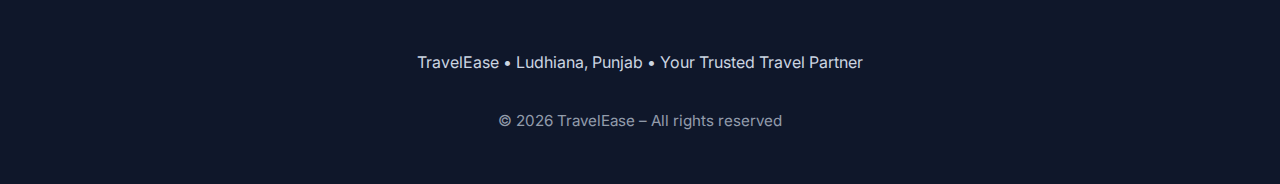
<file: visa-services.html>
<!DOCTYPE html>
<html lang="en">
<head>
  <meta charset="UTF-8" />
  <meta name="viewport" content="width=device-width, initial-scale=1.0"/>
  <title>Visa Services – TravelEase</title>
  <link rel="preconnect" href="https://fonts.googleapis.com">
  <link rel="preconnect" href="https://fonts.gstatic.com" crossorigin>
  <link href="https://fonts.googleapis.com/css2?family=Inter:wght@300;400;500;600;700&family=Playfair+Display:wght@600;700;800&display=swap" rel="stylesheet">
  <link rel="stylesheet" href="style.css">
</head>
<body>

  <header>
    <div class="container">
      <nav>
        <a href="index.html" class="logo">TravelEase</a>
        <ul class="nav-links">
          <li><a href="airport-transfer.html">Airport Transfer</a></li>
          <li><a href="taxi-booking.html">Taxi Booking</a></li>
          <li><a href="train-booking.html">Train Booking</a></li>
          <li><a href="visa-services.html" class="active">Visa Services</a></li>
        </ul>
        <a href="tel:+919914610704" class="btn btn-primary">Book Now</a>
      </nav>
    </div>
  </header>

  <section class="hero" style="background: var(--gradient-hero) url('https://images.unsplash.com/photo-1588516903722-19e4b5513d6a?ixlib=rb-4.0.3&auto=format&fit=crop&w=1600&q=80') center/cover no-repeat; background-blend-mode: overlay; background-color: rgba(255,255,255,0.85);">
    <div class="container">
      <h1>Visa Application Assistance</h1>
      <p>Complete support for tourist, business, student, and work visas to 50+ countries — document prep, form filling, appointment booking.</p>

      <div class="search-box">
        <h3 style="text-align:center; margin-bottom:2rem; font-size:1.8rem;">Start Your Visa Process</h3>
        <div class="form-grid">
          <input type="text" placeholder="Destination Country">
          <select>
            <option selected disabled>Visa Type</option>
            <option>Tourist</option>
            <option>Business</option>
            <option>Student</option>
            <option>Work / Employment</option>
          </select>
          <input type="text" placeholder="Your Email">
          <input type="tel" placeholder="Your Phone Number">
          <a href="tel:+919914610704" class="btn btn-primary btn-search">Book Consultation Now</a>
        </div>
      </div>
    </div>
  </section>

  <section class="section">
    <div class="container">
      <h2 class="section-title">Our Visa Assistance Process</h2>
      <div class="grid-4">
        <div class="card">
          <div class="card-img" style="background-image:url('https://images.unsplash.com/photo-1588516903722-19e4b5513d6a?ixlib=rb-4.0.3&auto=format&fit=crop&w=800&q=80');"></div>
          <div class="card-body">
            <h3>Free Eligibility Check</h3>
            <p>Quick profile assessment and success probability estimate.</p>
          </div>
        </div>
        <div class="card">
          <div class="card-img" style="background-image:url('https://images.unsplash.com/photo-1454165804606-c3d57bc86b40?ixlib=rb-4.0.3&auto=format&fit=crop&w=800&q=80');"></div>
          <div class="card-body">
            <h3>Document Guidance & Checklist</h3>
            <p>Full list and help arranging required papers correctly.</p>
          </div>
        </div>
        <div class="card">
          <div class="card-img" style="background-image:url('https://images.unsplash.com/photo-1560264280-88b68371db39?ixlib=rb-4.0.3&auto=format&fit=crop&w=800&q=80');"></div>
          <div class="card-body">
            <h3>Form Filling & Submission</h3>
            <p>Error-free online applications and submission support.</p>
          </div>
        </div>
        <div class="card">
          <div class="card-img" style="background-image:url('https://images.unsplash.com/photo-1517248135467-2c7ed3ab7229?ixlib=rb-4.0.3&auto=format&fit=crop&w=800&q=80');"></div>
          <div class="card-body">
            <h3>Interview Preparation</h3>
            <p>Mock interviews, tips, and confidence-building for embassy visits.</p>
          </div>
        </div>
      </div>
    </div>
  </section>

  <section class="cta-banner">
    <div class="container">
      <h2>Ready to Apply for Your Visa?</h2>
      <p style="font-size:1.4rem; max-width:720px; margin:0 auto 2.5rem; opacity:0.95;">
        Expert guidance, higher approval chances — one click away.
      </p>
      <a href="tel:+919914610704" class="btn btn-primary" style="font-size:1.4rem; padding:20px 48px;">
        Book Now
      </a>
    </div>
  </section>

  <footer>
    <div class="container">
      <p>TravelEase • Ludhiana, Punjab • Your Trusted Travel Partner</p>
      <p style="margin-top:2rem; font-size:0.95rem; opacity:0.7;">
        © 2026 TravelEase – All rights reserved
      </p>
    </div>
  </footer>

</body>
</html>
</file>
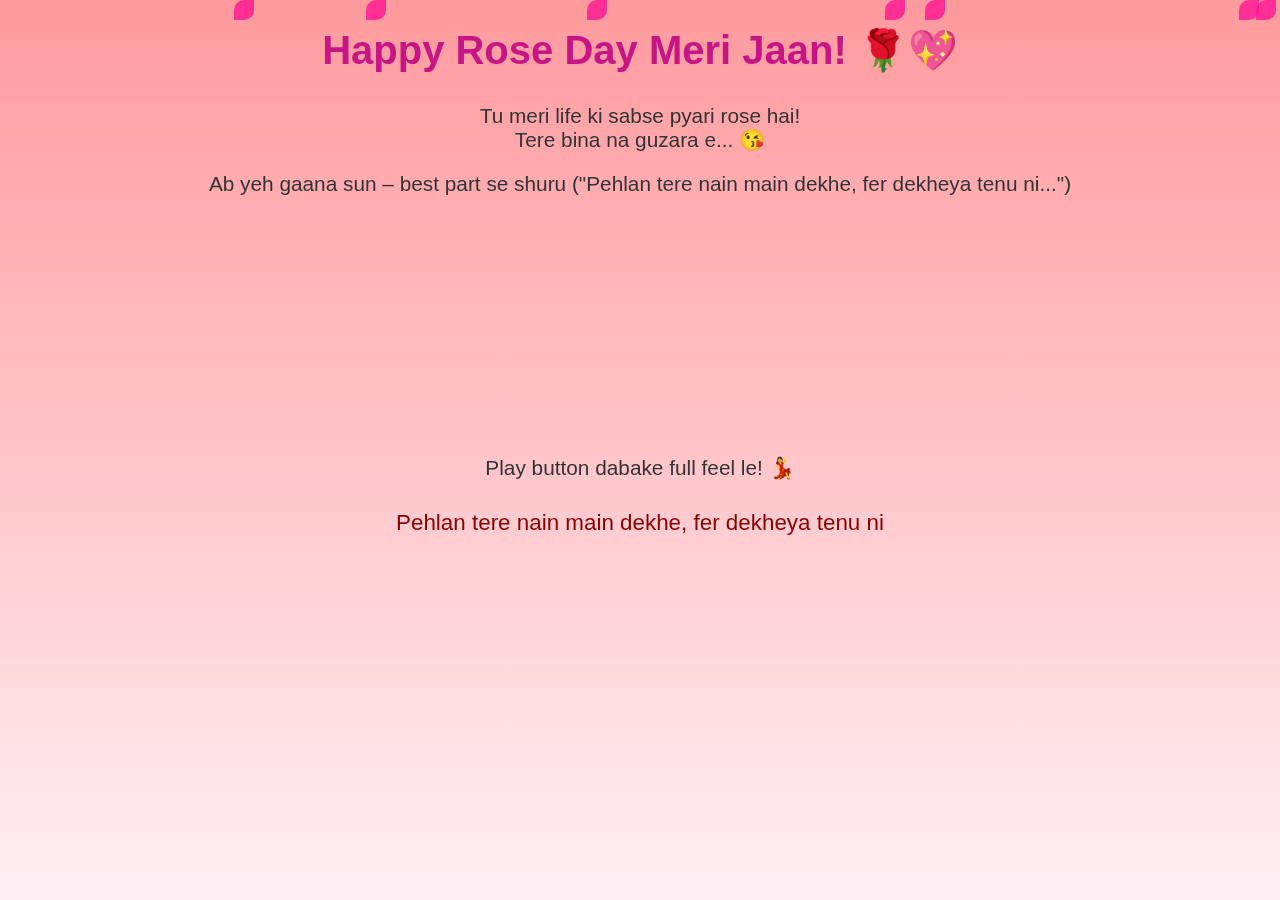
<file: wish.html>
<!DOCTYPE html>
<html lang="en">
<head>
    <meta charset="UTF-8">
    <meta name="viewport" content="width=device-width, initial-scale=1.0, maximum-scale=1.0, user-scalable=no">
    <title>Happy Rose Day! 🌹</title>
    <style>
        body {
            margin: 0;
            padding: 0;
            height: 100vh;
            background: linear-gradient(to bottom, #ff9a9e, #fff0f5);
            font-family: Arial, sans-serif;
            display: flex;
            flex-direction: column;
            justify-content: center;
            align-items: center;
            color: #333;
            text-align: center;
            overflow: hidden;
            touch-action: manipulation;
        }
        h1 { color: #c71585; font-size: 2.5em; margin: 20px; animation: fadeIn 2s ease-in; }
        p { font-size: 1.3em; margin: 10px; animation: fadeIn 3s ease-in; }
        iframe { width: 90%; height: 200px; border-radius: 15px; margin: 20px; }
        .lyrics { font-size: 1.4em; color: #8b0000; margin: 20px; width: 80%; }
        .lyric-line { opacity: 0; transition: opacity 1s ease, transform 1s ease; transform: translateY(20px); }
        .lyric-line.visible { opacity: 1; transform: translateY(0); }
        .lyric-line.highlight { color: #ff1493; text-shadow: 0 0 10px #ff69b4; animation: spotlight 2s ease; }
        @keyframes fadeIn { from { opacity: 0; transform: translateY(30px); } to { opacity: 1; transform: translateY(0); } }
        @keyframes spotlight { 0% { text-shadow: 0 0 5px #ff69b4; } 50% { text-shadow: 0 0 20px #ff1493; } 100% { text-shadow: 0 0 10px #ff69b4; } }
        .petals { position: fixed; inset: 0; pointer-events: none; z-index: -1; }
        .petal { position: absolute; width: 20px; height: 20px; background: #ff1493; border-radius: 50% 0 50% 0; opacity: 0.8; animation: fall 6s linear infinite; }
        @keyframes fall { 0% { transform: translateY(-20vh) rotate(0deg); opacity: 0; } 10% { opacity: 0.8; } 100% { transform: translateY(120vh) rotate(720deg); opacity: 0; } }
    </style>
</head>
<body>
    <h1>Happy Rose Day Meri Jaan! 🌹💖</h1>
    <p>Tu meri life ki sabse pyari rose hai!<br>Tere bina na guzara e... 😘</p>
    <p>Ab yeh gaana sun – best part se shuru ("Pehlan tere nain main dekhe, fer dekheya tenu ni...")</p>
    <iframe src="https://www.youtube.com/embed/aYG6oEUXyuQ?start=30" frameborder="0" allowfullscreen></iframe>
    <p>Play button dabake full feel le! 💃</p>
    <div class="lyrics" id="lyricsContainer"></div>
    <div class="petals" id="petals"></div>
    <script>
        const lyrics = [
            { text: "Pehlan tere nain main dekhe, fer dekheya tenu ni", time: 0 },
            { text: "(Pehlan tere nain main dekhe, fer dekheya tenu ni)", time: 5 },
            { text: "Chheti aake milja biba, milja aake menu ni", time: 10 },
            { text: "(Chheti aake milja biba, milja aake menu ni)", time: 15 },
            { text: "O vasson bahr dil ho geya, vasson bahr dil ho geya", time: 20 },
            { text: "Koi chalda na chara e, tere bina na guzara e", time: 25 },
            { text: "Koi chalda na chara e, tere bina na guzara e", time: 30 },
            { text: "Tere mathe di lat sajni, sajda menu kardi e", time: 35 },
            { text: "(Tere mathe di lat sajni, sajda menu kardi e)", time: 40 },
            { text: "Dil diyan gallan sun la ve, dil vich vasda tu hi ae", time: 45 },
            { text: "(Dil diyan gallan sun la ve, dil vich vasda tu hi ae)", time: 50 },
            { text: "O vasson bahr dil ho geya, vasson bahr dil ho geya", time: 55 },
            { text: "Koi chalda na chara e, tere bina na guzara e", time: 60 },
            { text: "Koi chalda na chara e, tere bina na guzara e", time: 65 }
            // Add more lines if needed from full lyrics
        ];
        const lyricsContainer = document.getElementById('lyricsContainer');
        lyrics.forEach((line, index) => {
            const div = document.createElement('div');
            div.className = 'lyric-line';
            div.textContent = line.text;
            lyricsContainer.appendChild(div);
            setTimeout(() => {
                div.classList.add('visible');
                if (index === Math.floor(lyrics.length / 2)) { // Highlight middle line as example
                    div.classList.add('highlight');
                }
            }, line.time * 1000); // Time in ms
        });
        // Petals rain
        const petals = document.getElementById('petals');
        for (let i = 0; i < 80; i++) {
            setTimeout(() => {
                const p = document.createElement('div');
                p.className = 'petal';
                p.style.left = Math.random() * 100 + 'vw';
                p.style.animationDuration = (Math.random() * 4 + 4) + 's';
                petals.appendChild(p);
                setTimeout(() => p.remove(), 8000);
            }, i * 100);
        }
    </script>
</body>
</html>
</file>
<file: style.css>
:root {
  --bg: #ffffff;
  --bg-card: rgba(255, 255, 255, 0.95);
  --text: #0f172a;
  --text-muted: #475569;
  --primary: #2563eb;
  --primary-dark: #1d4ed8;
  --accent: #3b82f6;
  --gradient-hero: linear-gradient(135deg, #eff6ff 0%, #dbeafe 100%);
  --border: rgba(226, 232, 240, 0.8);
  --shadow-sm: 0 6px 20px rgba(0,0,0,0.06);
  --shadow-md: 0 12px 40px rgba(0,0,0,0.1);
  --shadow-hover: 0 24px 60px rgba(37,99,235,0.22);
  --radius-lg: 24px;
  --transition: all 0.4s cubic-bezier(0.165, 0.84, 0.44, 1);
}

* { margin:0; padding:0; box-sizing:border-box; }

body {
  font-family: 'Inter', system-ui, sans-serif;
  background: var(--bg);
  color: var(--text);
  line-height: 1.7;
}

.container { max-width: 1280px; margin:0 auto; padding:0 24px; }

header {
  position: fixed;
  top:0; width:100%; z-index:1000;
  background: rgba(255,255,255,0.95);
  backdrop-filter: blur(16px);
  border-bottom: 1px solid var(--border);
  box-shadow: var(--shadow-sm);
}

nav {
  display: flex;
  justify-content: space-between;
  align-items: center;
  padding: 22px 0;
}

.logo {
  font-family: 'Playfair Display', serif;
  font-size: 2.5rem;
  font-weight: 800;
  color: var(--primary);
  text-decoration: none;
}

.nav-links {
  display: flex;
  gap: 40px;
  list-style: none;
}

.nav-links a {
  color: var(--text-muted);
  text-decoration: none;
  font-weight: 600;
  transition: var(--transition);
}

.nav-links a:hover,
.nav-links a.active {
  color: var(--primary);
  transform: translateY(-3px);
}

.btn {
  padding: 12px 34px;
  border-radius: 999px;
  font-weight: 600;
  text-decoration: none;
  transition: var(--transition);
  font-size: 1.05rem;
}

.btn-primary {
  background: var(--primary);
  color: white;
  box-shadow: 0 8px 25px rgba(37,99,235,0.2);
}

.btn-primary:hover {
  background: var(--primary-dark);
  transform: translateY(-5px) scale(1.05);
  box-shadow: var(--shadow-hover);
}

.hero {
  padding: 200px 0 140px;
  text-align: center;
  background: var(--gradient-hero);
  position: relative;
}

.hero h1 {
  font-family: 'Playfair Display', serif;
  font-size: clamp(3.8rem, 10vw, 6.8rem);
  font-weight: 800;
  margin-bottom: 1.4rem;
  color: var(--text);
}

.hero p {
  font-size: 1.45rem;
  max-width: 820px;
  margin: 0 auto 3.5rem;
  color: var(--text-muted);
}

.search-box {
  background: var(--bg-card);
  border: 1px solid var(--border);
  border-radius: var(--radius-lg);
  padding: 44px;
  max-width: 1000px;
  margin: 0 auto;
  box-shadow: var(--shadow-md);
  backdrop-filter: blur(10px);
}

.tabs {
  display: flex;
  flex-wrap: wrap;
  gap: 16px;
  justify-content: center;
  margin-bottom: 36px;
}

.tab {
  padding: 14px 36px;
  border-radius: 999px;
  background: rgba(226,232,240,0.4);
  color: var(--text-muted);
  font-weight: 600;
  cursor: pointer;
  transition: var(--transition);
}

.tab.active,
.tab:hover {
  background: var(--primary);
  color: white;
  transform: translateY(-5px);
  box-shadow: 0 10px 30px rgba(37,99,235,0.3);
}

.form-grid {
  display: grid;
  grid-template-columns: repeat(auto-fit, minmax(280px, 1fr));
  gap: 22px;
}

input, select {
  border: 1px solid var(--border);
  padding: 18px 22px;
  border-radius: 16px;
  font-size: 1.1rem;
  transition: var(--transition);
}

input:focus, select:focus {
  border-color: var(--primary);
  box-shadow: 0 0 0 5px rgba(37,99,235,0.15);
}

.btn-search {
  grid-column: 1 / -1;
  font-size: 1.3rem;
  padding: 20px;
}

.section {
  padding: 140px 0;
  background: var(--light-gray);
}

.section-title {
  font-family: 'Playfair Display', serif;
  font-size: 3.2rem;
  text-align: center;
  margin-bottom: 5.5rem;
  color: var(--text);
  position: relative;
}

.section-title::after {
  content: '';
  width: 100px;
  height: 5px;
  background: var(--primary);
  position: absolute;
  bottom: -18px;
  left: 50%;
  transform: translateX(-50%);
  border-radius: 3px;
}

.grid-4 {
  display: grid;
  grid-template-columns: repeat(auto-fit, minmax(320px, 1fr));
  gap: 36px;
}

.card {
  background: white;
  border-radius: var(--radius-lg);
  overflow: hidden;
  box-shadow: var(--shadow-md);
  transition: var(--transition);
  border: 1px solid var(--border);
}

.card:hover {
  transform: translateY(-18px);
  box-shadow: var(--shadow-hover);
  border-color: var(--primary);
}

.card-img {
  height: 240px;
  background-size: cover;
  background-position: center;
  transition: transform 0.7s;
}

.card:hover .card-img {
  transform: scale(1.1);
}

.card-body {
  padding: 32px;
  text-align: center;
}

.card h3 {
  font-size: 1.7rem;
  margin-bottom: 1.2rem;
}

.card p {
  color: var(--text-muted);
  font-size: 1.05rem;
}

.cta-banner {
  background: linear-gradient(135deg, var(--primary), var(--accent));
  color: white;
  text-align: center;
  padding: 120px 24px;
  clip-path: polygon(0 12%, 100% 0, 100% 88%, 0 100%);
}

.cta-banner h2 {
  font-size: 3.8rem;
  margin-bottom: 1.8rem;
}

footer {
  background: #0f172a;
  color: #cbd5e1;
  padding: 90px 0 50px;
  text-align: center;
}

footer a {
  color: #60a5fa;
  text-decoration: none;
  font-weight: 500;
}

@media (max-width: 768px) {
  .nav-links { display: none; }
  .hero { padding: 160px 0 100px; }
  .section { padding: 90px 0; }
}
</file>
